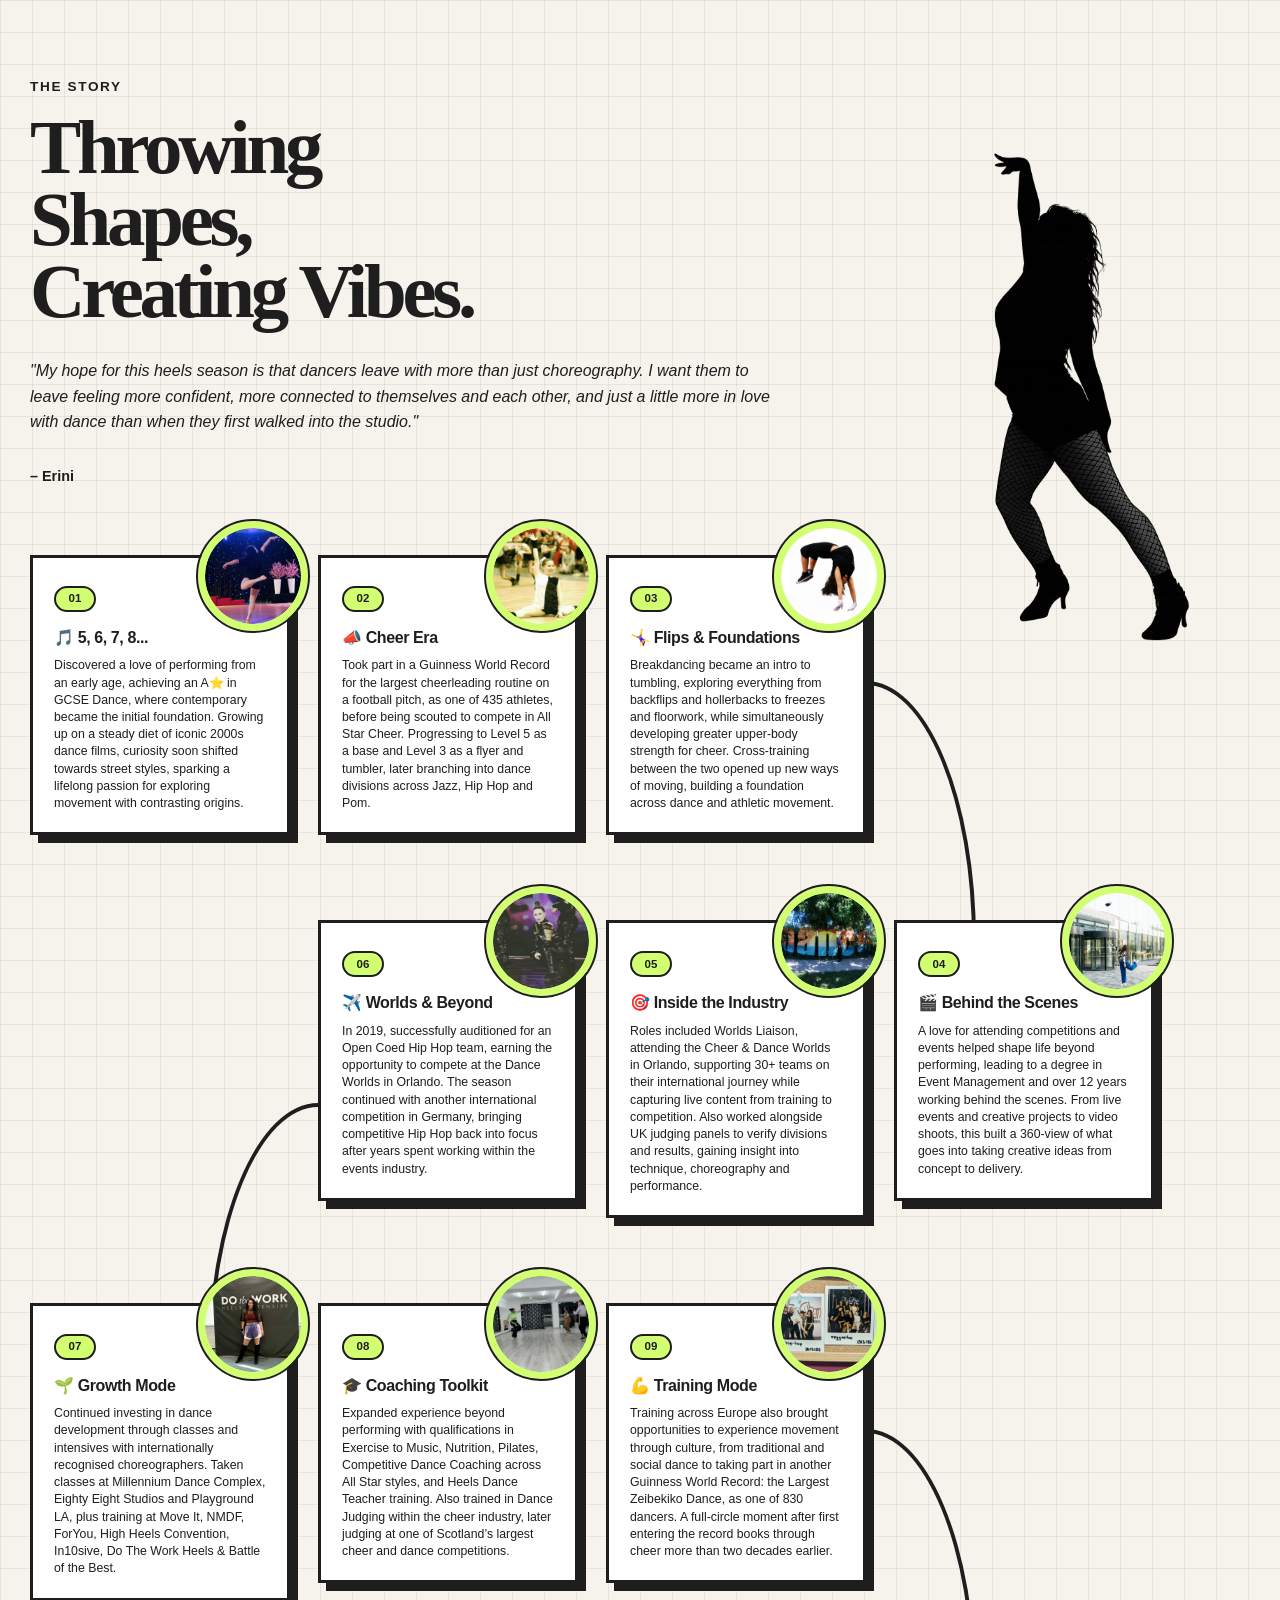
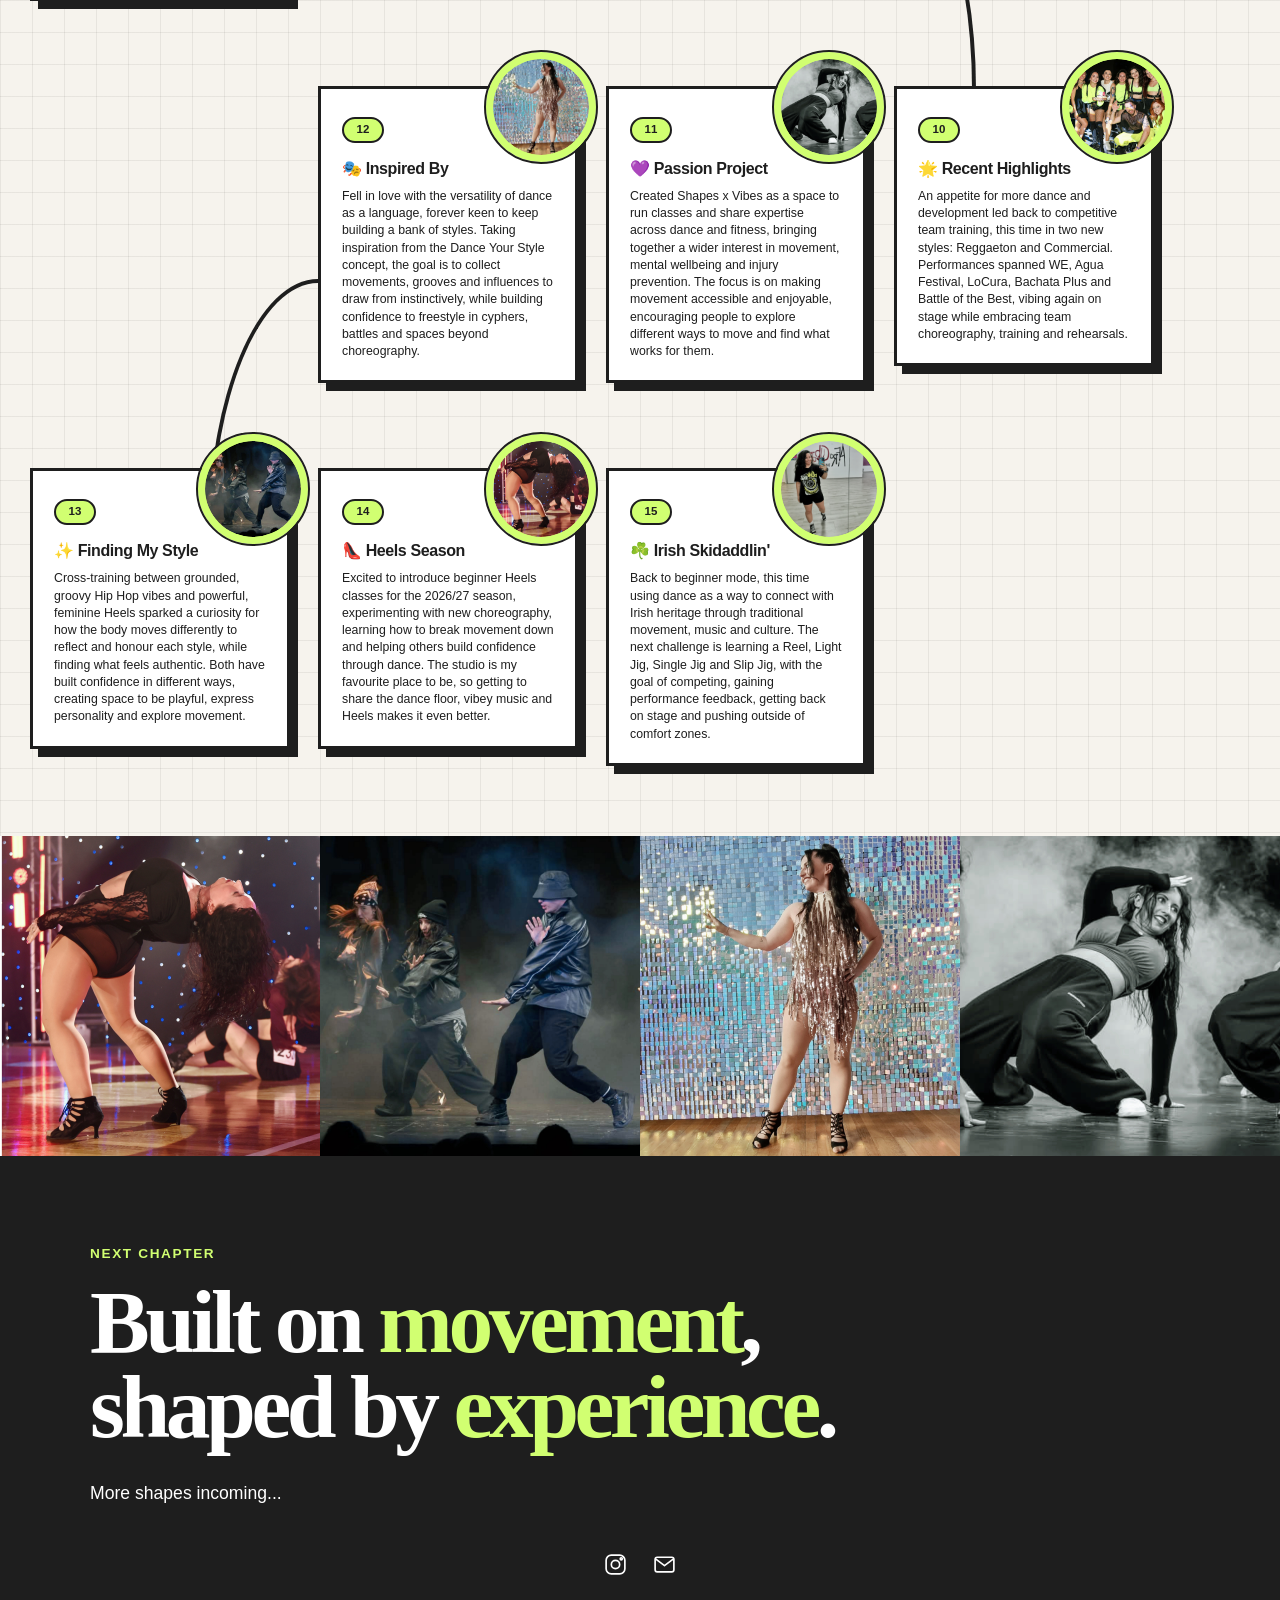
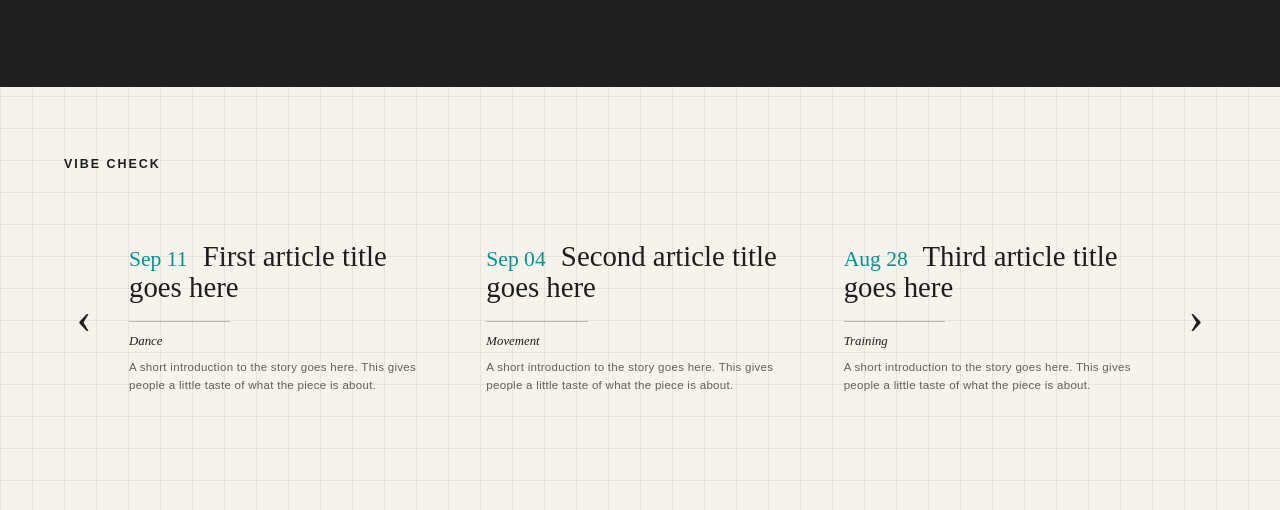
<file: index.html>
<!DOCTYPE html>
<html lang="en">

<head>
  <meta charset="UTF-8">
  <meta name="viewport" content="width=device-width, initial-scale=1.0">

  <title>Shapes x Vibes</title>

  <link rel="stylesheet" href="style.css?v=76">
</head>

<body>

<section class="story-section" id="story">
  <div class="story-container">

    <div class="story-top">

      <!-- Top-left introduction -->
      <div class="story-intro">
        <p class="story-eyebrow">The Story</p>

        <h2>
  Throwing<br>
  Shapes,<br>
  Creating Vibes.
</h2>

        <p class="story-quote">
  "My hope for this heels season is that dancers leave with more than just
  choreography. I want them to leave feeling more confident, more connected
  to themselves and each other, and just a little more in love with dance
  than when they first walked into the studio."
</p><br>
        <p class="story-quote-name">– Erini</p>

</div>
<!-- End story-intro -->

<div class="story-feature-image">
  <img
    src="assets/Silo.png"
    alt="Dancer silhouette"
  >
</div>
<!-- End story-feature-image -->

</div>
<!-- End story-top -->


  <div class="story-layout">
    
  <div class="story-grid">

  <article class="story-point story-point--1">
    <div class="story-image">
      <img src="assets/1. 5678.jpg" alt="Dance story image 1">
    </div>

    <div class="story-card">
      <span class="story-number">01</span>
      <h3>🎵 5, 6, 7, 8...</h3>
      <p>
        Discovered a love of performing from an early age, 
        achieving an A⭐ in GCSE Dance, where contemporary 
        became the initial foundation. Growing up on a steady 
        diet of iconic 2000s dance films, curiosity soon shifted 
        towards street styles, sparking a lifelong passion for 
        exploring movement with contrasting origins.
      </p>
    </div>
  </article>

  <article class="story-point story-point--2">
    <div class="story-image">
      <img src="assets/2. Cheer_era.jpg" alt="Dance story image 2">
    </div>

    <div class="story-card">
      <span class="story-number">02</span>
      <h3>📣 Cheer Era</h3>
      <p>
        Took part in a Guinness World Record for the largest 
        cheerleading routine on a football pitch, as one of 
        435 athletes, before being scouted to compete in All Star Cheer. 
        Progressing to Level 5 as a base and Level 3 as a flyer and 
        tumbler, later branching into dance divisions across Jazz, Hip Hop and Pom.
      </p>
    </div>
  </article>

 
 <article class="story-point story-point--3">
  <div class="card-connector card-connector--3-4" aria-hidden="true"></div>
    <div class="story-image">
      <img src="assets/3. Backflip.jpg" alt="Dance story image 3">
    </div>

    <div class="story-card">
      <span class="story-number">03</span>
      <h3>🤸‍♀️ Flips & Foundations</h3>
      <p>
        Breakdancing became an intro to tumbling, exploring 
        everything from backflips and hollerbacks to freezes and 
        floorwork, while simultaneously developing greater upper-body 
        strength for cheer. Cross-training between the two opened up 
        new ways of moving, building a foundation across dance 
        and athletic movement.
      </p>
    </div>
  </article>

  <!-- Existing cards 4–14 continue here -->

    <article class="story-point story-point--4">
      <div class="story-image">
        <img src="assets/4. Event .jpg" alt="Dance story image 4">
      </div>

      <div class="story-card">
        <span class="story-number">04</span>
        <h3>🎬 Behind the Scenes</h3>
        <p>
          A love for attending competitions and events helped shape 
          life beyond performing, leading to a degree in Event Management 
          and over 12 years working behind the scenes. From live events 
          and creative projects to video shoots, this built a 360-view 
          of what goes into taking creative ideas from concept to delivery.
        </p>
      </div>
    </article>

    <article class="story-point story-point--5">
      <div class="story-image">
        <img src="assets/5. Inside .jpg" alt="Dance story image 5">
      </div>

      <div class="story-card">
        <span class="story-number">05</span>
        <h3>🎯 Inside the Industry</h3>
        <p>
          Roles included Worlds Liaison, attending the Cheer & Dance Worlds 
          in Orlando, supporting 30+ teams on their international journey 
          while capturing live content from training to competition. Also worked 
          alongside UK judging panels to verify divisions and results, gaining 
          insight into technique, choreography and performance.
        </p>
      </div>
    </article>

    <article class="story-point story-point--6">
      <div class="card-connector card-connector--6-7" aria-hidden="true"></div>
      <div class="story-image">
        <img src="assets/6. Worlds.jpg" alt="Dance story image 6">
      </div>

      <div class="story-card">
        <span class="story-number">06</span>
        <h3>✈️ Worlds & Beyond</h3>
        <p>
          In 2019, successfully auditioned for an Open Coed Hip Hop team, 
          earning the opportunity to compete at the Dance Worlds in Orlando. 
          The season continued with another international competition in Germany, 
          bringing competitive Hip Hop back into focus after years spent 
          working within the events industry.
        </p>
      </div>
    </article>

    <article class="story-point story-point--7">
      <div class="story-image">
        <img src="assets/7. Growth.jpg" alt="Dance story image 7">
      </div>

      <div class="story-card">
        <span class="story-number">07</span>
        <h3>🌱 Growth Mode</h3>
        <p>
          Continued investing in dance development through classes 
          and intensives with internationally recognised choreographers. 
          Taken classes at Millennium Dance Complex, Eighty Eight Studios 
          and Playground LA, plus training at Move It, NMDF, ForYou, 
          High Heels Convention, In10sive, Do The Work Heels 
          & Battle of the Best.
        </p>
      </div>
    </article>

    <article class="story-point story-point--8">
      <div class="story-image">
        <img src="assets/8. ETM.jpg" alt="Dance story image 8">
      </div>

      <div class="story-card">
        <span class="story-number">08</span>
        <h3>🎓 Coaching Toolkit</h3>
        <p>
          Expanded experience beyond performing with qualifications 
          in Exercise to Music, Nutrition, Pilates, Competitive Dance Coaching 
          across All Star styles, and Heels Dance Teacher training. Also trained in 
          Dance Judging within the cheer industry, later judging at one of 
          Scotland’s largest cheer and dance competitions.
        </p>
      </div>
    </article>

    <article class="story-point story-point--9">
      <div class="card-connector card-connector--9-10" aria-hidden="true"></div>
      <div class="story-image">
        <img src="assets/9. Training.jpg" alt="Dance story image 9">
      </div>

      <div class="story-card">
        <span class="story-number">09</span>
        <h3>💪 Training Mode</h3>
        <p>
          Training across Europe also brought opportunities to experience movement 
          through culture, from traditional and social dance to taking part in 
          another Guinness World Record: the Largest Zeibekiko Dance, as one of 
          830 dancers. A full-circle moment after first entering the record books 
          through cheer more than two decades earlier.
        </p>
      </div>
    </article>

    <article class="story-point story-point--10">
      <div class="story-image">
        <img src="assets/10. Moverse.jpg" alt="Dance story image 10">
      </div>

      <div class="story-card">
        <span class="story-number">10</span>
        <h3>🌟 Recent Highlights</h3>
        <p>
          An appetite for more dance and development led back to competitive 
          team training, this time in two new styles: Reggaeton and Commercial. 
          Performances spanned WE, Agua Festival, LoCura, Bachata Plus and 
          Battle of the Best, vibing again on stage while embracing team 
          choreography, training and rehearsals.
        </p>
      </div>
    </article>

    <article class="story-point story-point--11">
      <div class="story-image">
        <img src="assets/11. Shapes.jpg" alt="Dance story image 11">
      </div>

      <div class="story-card">
        <span class="story-number">11</span>
        <h3>💜 Passion Project</h3>
        <p>
          Created Shapes x Vibes as a space to run classes and share expertise 
          across dance and fitness, bringing together a wider interest in movement, 
          mental wellbeing and injury prevention. The focus is on making movement 
          accessible and enjoyable, encouraging people to explore different ways to 
          move and find what works for them.
        </p>
      </div>
    </article>

    <article class="story-point story-point--12">
      <div class="card-connector card-connector--12-13" aria-hidden="true"></div>
      <div class="story-image">
        <img src="assets/12. Salsa.jpg" alt="Dance story image 12">
      </div>

      <div class="story-card">
        <span class="story-number">12</span>
        <h3>🎭 Inspired By</h3>
        <p>
          Fell in love with the versatility of dance as a language, 
          forever keen to keep building a bank of styles. Taking inspiration 
          from the Dance Your Style concept, the goal is to collect movements, 
          grooves and influences to draw from instinctively, while building 
          confidence to freestyle in cyphers, battles and spaces beyond choreography.
        </p>
      </div>
    </article>

    <article class="story-point story-point--13">
      <div class="story-image">
        <img src="assets/13. HipHop.jpg" alt="Dance story image 13">
      </div>

      <div class="story-card">
        <span class="story-number">13</span>
        <h3>✨ Finding My Style</h3>
        <p>
          Cross-training between grounded, groovy Hip Hop vibes and 
          powerful, feminine Heels sparked a curiosity for how the 
          body moves differently to reflect and honour each style, 
          while finding what feels authentic. Both have built confidence 
          in different ways, creating space to be playful, express 
          personality and explore movement.
        </p>
      </div>
    </article>

    <article class="story-point story-point--14">
      <div class="story-image">
        <img src="assets/14.Heels.jpg" alt="Dance story image 14">
      </div>

      <div class="story-card">
        <span class="story-number">14</span>
        <h3>👠 Heels Season</h3>
        <p>
          Excited to introduce beginner Heels classes for the 2026/27 season, 
          experimenting with new choreography, learning how to break movement 
          down and helping others build confidence through dance. The studio 
          is my favourite place to be, so getting to share the dance floor, 
          vibey music and Heels makes it even better.
        </p>
      </div>
    </article>

    <article class="story-point story-point--15">
  <div class="story-image">
    <img src="assets/15. Irish.jpg" alt="Dance story image 15">
  </div>

  <div class="story-card">
    <span class="story-number">15</span>
    <h3>☘️ Irish Skidaddlin'</h3>
    <p>
      Back to beginner mode, this time using dance as a way to 
      connect with Irish heritage through traditional movement, 
      music and culture. The next challenge is learning a Reel, 
      Light Jig, Single Jig and Slip Jig, with the goal of 
      competing, gaining performance feedback, getting back on 
      stage and pushing outside of comfort zones. 
    </p>
  </div>
</article>

  </div>
  <!-- End story-grid -->

    </div>
<!-- End story-layout -->

</div>
<!-- End story-container -->

</section>

  <section class="image-strip">

  <div class="image-strip-item">
    <img src="assets/14.Heels.jpg" alt="">
  </div>

  <div class="image-strip-item">
    <img src="assets/13. HipHop.jpg" alt="">
  </div>

  <div class="image-strip-item">
    <img src="assets/12. Salsa.jpg" alt="">
  </div>

  <div class="image-strip-item">
    <img src="assets/11. Shapes.jpg" alt="">
  </div>

</section>

  <section class="story-cta">

  <div class="story-cta-inner">
    <p class="story-cta-eyebrow">NEXT CHAPTER</p>

    <h2>
      Built on <span>movement</span>, shaped by <span>experience</span>.
    </h2>

    <p class="story-cta-copy">
      More shapes incoming...
    </p>
  </div>

      <!-- SOCIAL LINKS -->
<section class="social-links">

  <a href="https://www.instagram.com/shapesxvibes/"
     target="_blank"
     rel="noopener noreferrer"
     aria-label="Instagram">

    <svg viewBox="0 0 24 24" aria-hidden="true">
      <rect x="3" y="3" width="18" height="18" rx="5"></rect>
      <circle cx="12" cy="12" r="4"></circle>
      <circle cx="17.5" cy="6.5" r="1"></circle>
    </svg>

  </a>

  <a href="mailto:YOUR@EMAIL.COM"
     aria-label="Email">

    <svg viewBox="0 0 24 24" aria-hidden="true">
      <rect x="3" y="5" width="18" height="14" rx="2"></rect>
      <path d="M4 7l8 6 8-6"></path>
    </svg>

  </a>

</section>

</section>





<!-- =========================================================
VIBE CHECK
========================================================= -->

<!-- =========================================================
VIBE CHECK
========================================================= -->

<section class="vibe-check">

  <div class="vibe-check-header">
    <h2>VIBE CHECK</h2>
  </div>

  <div class="vibe-carousel">

    <button
      class="vibe-arrow vibe-prev"
      type="button"
      aria-label="Previous stories">
      ‹
    </button>

    <div class="vibe-carousel-window">

      <div class="vibe-track">

        <!-- STORY 1 -->
        <article class="vibe-article">

          <h3>
  <a href="first-vibe-check.html">
    <span class="vibe-date">Sep 11</span>
    First article title goes here
  </a>
</h3>

          <div class="vibe-line"></div>

          <p class="vibe-keyword">Dance</p>

          <p class="vibe-description">
            A short introduction to the story goes here. This gives people a little taste of what the piece is about.
          </p>

        </article>


        <!-- STORY 2 -->
        <article class="vibe-article">

          <h3>
            <span class="vibe-date">Sep 04</span>
            Second article title goes here
          </h3>

          <div class="vibe-line"></div>

          <p class="vibe-keyword">Movement</p>

          <p class="vibe-description">
            A short introduction to the story goes here. This gives people a little taste of what the piece is about.
          </p>

        </article>


        <!-- STORY 3 -->
        <article class="vibe-article">

          <h3>
            <span class="vibe-date">Aug 28</span>
            Third article title goes here
          </h3>

          <div class="vibe-line"></div>

          <p class="vibe-keyword">Training</p>

          <p class="vibe-description">
            A short introduction to the story goes here. This gives people a little taste of what the piece is about.
          </p>

        </article>

      </div>

    </div>

    <button
      class="vibe-arrow vibe-next"
      type="button"
      aria-label="Next stories">
      ›
    </button>

  </div>

</section>

  <script>
  const vibeTrack = document.querySelector('.vibe-track');
  const vibePrev = document.querySelector('.vibe-prev');
  const vibeNext = document.querySelector('.vibe-next');

  if (vibeTrack && vibePrev && vibeNext) {

    function getVibeScrollAmount() {
      const story = vibeTrack.querySelector('.vibe-article');

      if (!story) return 0;

      const styles = window.getComputedStyle(vibeTrack);
      const gap = parseFloat(styles.columnGap || styles.gap) || 0;

      return story.getBoundingClientRect().width + gap;
    }

    vibeNext.addEventListener('click', function () {
      vibeTrack.scrollBy({
        left: getVibeScrollAmount(),
        behavior: 'smooth'
      });
    });

    vibePrev.addEventListener('click', function () {
      vibeTrack.scrollBy({
        left: -getVibeScrollAmount(),
        behavior: 'smooth'
      });
    });

  }
</script>
</file>
<file: style.css>
/* =========================================================
   GLOBAL SETTINGS
========================================================= */

* {
  box-sizing: border-box;
}

html,
body {
  margin: 0;
  padding: 0;
  min-height: 100%;
}

html {
  background-color: #f6f3ed;

  background-image:
    linear-gradient(
      rgba(30, 30, 30, 0.07) 1px,
      transparent 1px
    ),
    linear-gradient(
      90deg,
      rgba(30, 30, 30, 0.07) 1px,
      transparent 1px
    );

  background-size: 32px 32px;
}

body {
  background: transparent;
  color: #1e1e1e;
  font-family: Arial, sans-serif;
}


/* =========================================================
   STORY SECTION
========================================================= */

.story-section {
  --story-dark: #1e1e1e;
  --story-cream: #f6f3ed;
  --story-lime: #d1ff71;
  --story-teal: #069093;
  --story-purple: #9192ff;

  min-height: 100vh;

  padding: 80px 30px 70px;

  overflow: hidden;

  background: transparent;
  color: var(--story-dark);
}

.story-container {
  width: min(1320px, 100%);
  margin: 0 auto;
}


/* =========================================================
   TOP STORY AREA

   Text stays in normal flow.
   Silhouette floats independently in top-right.
========================================================= */

.story-top {
  position: relative;

  display: block;

  min-height: 620px;

  margin-bottom: 35px;
}


/* =========================================================
   INTRODUCTION
========================================================= */

.story-intro {
  position: relative;
  z-index: 2;

  width: calc(100% - 440px);
  max-width: 790px;

  margin: 0;
}

.story-eyebrow {
  margin: 0 0 18px;

  font-size: 0.85rem;
  font-weight: 800;

  letter-spacing: 0.12em;
  line-height: 1;

  text-transform: uppercase;
}

.story-intro h2 {
  margin: 0;

  font-family: Georgia, "Times New Roman", serif;

  font-size: clamp(4.7rem, 6vw, 6rem);
  font-weight: 700;

  letter-spacing: -0.055em;
  line-height: 0.94;

  /*
    Only the <br> elements are allowed
    to create new lines.
  */
  white-space: nowrap;
}

.story-quote {
  max-width: 760px;

  margin: 30px 0 0;

  font-size: clamp(1rem, 1.2vw, 1.2rem);
  font-style: italic;

  line-height: 1.6;
}

.story-quote-name {
  margin: 16px 0 0;

  font-size: 0.9rem;
  font-weight: 900;
  font-style: normal;

  line-height: 1;
}


/* =========================================================
   TOP SILHOUETTE

   Decorative element:
   does NOT affect document height.
========================================================= */

.story-feature-image {
  position: absolute;
  z-index: 1;

  top: 25px;
  right: 0;

  display: block;

  width: clamp(300px, 28vw, 420px);
  height: auto;
  min-height: 0;

  pointer-events: none;
}

.story-feature-image img {
  display: block;

  width: 100%;
  height: auto;

  object-fit: contain;
  object-position: center top;
}


/* =========================================================
   STORY LAYOUT
========================================================= */

.story-layout {
  position: relative;

  margin-top: 15px;
}


/* =========================================================
   STAGGERED DESKTOP STORY GRID
========================================================= */

.story-grid {
  display: grid;

  grid-template-columns: repeat(7, 260px);

  justify-content: start;
  align-items: start;

  width: 100%;

  /*
    Cards intentionally rise into the top composition.
    Silhouette can therefore visually sit behind this area.
  */
  margin-top: -180px;

  column-gap: 28px;
  row-gap: 85px;
}


/* =========================================================
   DESKTOP CARD POSITIONS
========================================================= */

/* Row 1 */

.story-point--1 {
  grid-column: 1;
  grid-row: 1;
}

.story-point--2 {
  grid-column: 2;
  grid-row: 1;
}

.story-point--3 {
  grid-column: 3;
  grid-row: 1;
}


/* Row 2 */

.story-point--6 {
  grid-column: 2;
  grid-row: 2;
}

.story-point--5 {
  grid-column: 3;
  grid-row: 2;
}

.story-point--4 {
  grid-column: 4;
  grid-row: 2;
}


/* Row 3 */

.story-point--7 {
  grid-column: 1;
  grid-row: 3;
}

.story-point--8 {
  grid-column: 2;
  grid-row: 3;
}

.story-point--9 {
  grid-column: 3;
  grid-row: 3;
}


/* Row 4 */

.story-point--12 {
  grid-column: 2;
  grid-row: 4;
}

.story-point--11 {
  grid-column: 3;
  grid-row: 4;
}

.story-point--10 {
  grid-column: 4;
  grid-row: 4;
}


/* Row 5 */

.story-point--13 {
  grid-column: 1;
  grid-row: 5;
}

.story-point--14 {
  grid-column: 2;
  grid-row: 5;
}

.story-point--15 {
  grid-column: 3;
  grid-row: 5;
}


/* =========================================================
   STORY POINT
========================================================= */

.story-point {
  position: relative;
  z-index: 2;

  width: 260px;
  min-width: 260px;
  max-width: 260px;

  margin: 0;

  justify-self: start;
}


/* =========================================================
   CARD CONNECTORS
========================================================= */

.card-connector {
  position: absolute;
  z-index: 0;

  pointer-events: none;
}


/* RIGHT-HAND CONNECTORS */

.card-connector--3-4,
.card-connector--9-10 {
  top: 45%;
  right: -110px;

  width: 110px;
  height: 260px;
}

.card-connector--3-4::after,
.card-connector--9-10::after {
  content: "";

  position: absolute;
  inset: 0;

  border-top: 4px solid var(--story-dark);
  border-right: 4px solid var(--story-dark);

  border-radius: 0 100% 0 0;
}


/* LEFT-HAND CONNECTORS */

.card-connector--6-7,
.card-connector--12-13 {
  top: 65%;
  left: -110px;

  width: 110px;
  height: 260px;
}

.card-connector--6-7::after,
.card-connector--12-13::after {
  content: "";

  position: absolute;
  inset: 0;

  border-top: 4px solid var(--story-dark);
  border-left: 4px solid var(--story-dark);

  border-radius: 100% 0 0 0;
}


/* =========================================================
   STORY CARD
========================================================= */

.story-card {
  position: relative;
  z-index: 2;

  display: block;

  width: 100%;
  min-height: 280px;

  padding: 28px 21px 20px;

  overflow: hidden;

  border: 3px solid var(--story-dark);

  background: #ffffff;
  color: var(--story-dark);

  box-shadow: 8px 8px 0 var(--story-dark);

  transition:
    transform 200ms ease,
    box-shadow 200ms ease;
}

.story-point:hover .story-card {
  transform: translateY(-4px);

  box-shadow: 11px 11px 0 var(--story-dark);
}


/* =========================================================
   CIRCULAR STORY IMAGE
========================================================= */

.story-image {
  position: absolute;
  z-index: 5;

  top: -34px;
  right: -18px;

  width: 110px;

  aspect-ratio: 1;

  overflow: hidden;

  border: 7px solid var(--story-lime);
  border-radius: 50%;

  outline: 2px solid var(--story-dark);

  background: var(--story-lime);

  transition:
    transform 200ms ease,
    box-shadow 200ms ease;
}

.story-image img {
  display: block;

  width: 100%;
  height: 100%;

  object-fit: cover;

  border-radius: 50%;
}

.story-point:hover .story-image {
  transform: translateY(-5px) rotate(-3deg);

  box-shadow: 6px 6px 0 var(--story-dark);
}


/* =========================================================
   STORY NUMBER
========================================================= */

.story-number {
  display: inline-flex;

  align-items: center;
  justify-content: center;

  min-width: 42px;
  min-height: 26px;

  margin-bottom: 17px;
  padding: 4px 10px;

  border: 2px solid var(--story-dark);
  border-radius: 999px;

  background: var(--story-lime);
  color: var(--story-dark);

  font-size: 0.72rem;
  font-weight: 900;

  line-height: 1;
}


/* =========================================================
   CARD TEXT
========================================================= */

.story-card h3 {
  max-width: calc(100% - 28px);

  margin: 0 0 11px;

  font-size: 1rem;
  font-weight: 900;

  letter-spacing: -0.025em;
  line-height: 1.08;
}

.story-card p {
  margin: 0;

  font-size: 0.77rem;

  line-height: 1.4;
}


/* =========================================================
   OPTIONAL ACCENT CARDS
========================================================= */

.story-point--dark .story-card {
  background: var(--story-dark);
  color: var(--story-cream);
}

.story-point--dark .story-card h3,
.story-point--dark .story-card p {
  color: var(--story-cream);
}

.story-point--lime .story-card {
  background: var(--story-lime);
}

.story-point--lime .story-number {
  background: var(--story-cream);
}

.story-point--purple .story-card {
  background: var(--story-purple);
}

.story-point--teal .story-card {
  background: var(--story-teal);
  color: var(--story-cream);
}

.story-point--teal .story-card h3,
.story-point--teal .story-card p {
  color: var(--story-cream);
}


/* =========================================================
   MEDIUM DESKTOP / TABLET
   1180px AND BELOW

   Silhouette remains top-right.
   Text width and image size reduce smoothly.
========================================================= */

@media (max-width: 1180px) {

  .story-section {
    padding: 70px 24px 100px;
  }

  .story-top {
    min-height: clamp(500px, 48vw, 570px);

    margin-bottom: 20px;
  }

  .story-intro {
    width: calc(100% - clamp(260px, 31vw, 360px));
    max-width: 720px;
  }

  .story-intro h2 {
    font-size: clamp(4rem, 7.2vw, 5.3rem);
  }

  .story-feature-image {
    top: 20px;

    width: clamp(240px, 28vw, 330px);
  }


  /* ---------------------------------------------------------
     STANDARD RESPONSIVE CARD GRID

     No hard-coded 3 -> 2 jump.
     Browser fits as many 260px cards as genuinely fit.
  --------------------------------------------------------- */

  .story-grid {
    grid-template-columns:
      repeat(auto-fit, minmax(260px, 260px));

    justify-content: center;

    width: min(880px, 100%);

    margin:
      clamp(-135px, -10vw, -90px)
      auto
      0;

    column-gap: clamp(20px, 3vw, 32px);
    row-gap: 80px;
  }

  .story-point,
  .story-point--1,
  .story-point--2,
  .story-point--3,
  .story-point--4,
  .story-point--5,
  .story-point--6,
  .story-point--7,
  .story-point--8,
  .story-point--9,
  .story-point--10,
  .story-point--11,
  .story-point--12,
  .story-point--13,
  .story-point--14,
  .story-point--15 {
    grid-column: auto;
    grid-row: auto;

    width: 260px;
    min-width: 260px;
    max-width: 260px;

    margin: 0;

    justify-self: center;
  }

  .card-connector {
    display: none;
  }
}


/* =========================================================
   NARROW TABLET
   900px AND BELOW
========================================================= */

@media (max-width: 900px) {

  .story-top {
    min-height: 520px;
  }

  .story-intro {
    width: calc(100% - clamp(200px, 28vw, 250px));
  }

  .story-intro h2 {
    font-size: clamp(3.6rem, 8.3vw, 4.6rem);
  }

  .story-quote {
    font-size: 1rem;
  }

  .story-feature-image {
    top: 20px;

    width: clamp(180px, 25vw, 225px);
  }

  .story-grid {
    width: min(580px, 100%);

    margin-top: -90px;
  }
}


/* =========================================================
   SMALL TABLET
   700px AND BELOW
========================================================= */

@media (max-width: 700px) {

  .story-section {
    padding: 55px 20px 85px;
  }

  .story-top {
    min-height: 500px;
  }

  .story-intro {
    /*
      Still reserve a smaller right-hand lane
      for the silhouette.
    */
    width: calc(100% - clamp(130px, 25vw, 175px));
  }

  .story-intro h2 {
    font-size: clamp(3.3rem, 9.5vw, 4rem);
  }

  .story-quote {
    /*
      Quote is allowed to extend farther right
      because silhouette is mostly above it.
    */
    width: calc(100vw - 40px);
    max-width: 620px;

    font-size: 0.98rem;
  }

  .story-feature-image {
    top: 10px;
    right: 0;

    width: clamp(125px, 23vw, 160px);
  }

  .story-grid {
    margin-top: -65px;
  }
}

.vibe-carousel {
  gap: 10px;
}

.vibe-check-grid {
  gap: 25px;
}

.vibe-article {
  flex: 0 0 100%;
}

.vibe-arrow {
  font-size: 2.2rem;
}


/* =========================================================
   MOBILE
   520px AND BELOW

   IMPORTANT:
   Silhouette STILL stays top-right.
   It does NOT move between Erini and card 01.
========================================================= */

@media (max-width: 520px) {

  .story-section {
    padding: 30px 18px 70px;
  }

  .story-container {
    width: 100%;
  }

  .story-top {
    /*
      Height comes primarily from the text.
      Silhouette remains floating.
    */
    min-height: 0;

    margin-bottom: 45px;
  }

  .story-intro {
    width: 100%;
    max-width: none;
  }

  .story-eyebrow {
    margin-bottom: 14px;

    font-size: 0.75rem;
  }

  .story-intro h2 {
    /*
      Three lines always:
      Throwing
      Shapes,
      Creating Vibes.
    */
    width: calc(100% - clamp(75px, 20vw, 100px));

    font-size: clamp(2.8rem, 13vw, 4rem);

    line-height: 0.91;

    white-space: nowrap;
  }

  .story-quote {
    width: calc(100% - 8px);
    max-width: none;

    margin-top: 28px;

    font-size: clamp(0.9rem, 3.6vw, 1rem);

    line-height: 1.6;
  }

  .story-quote-name {
    margin-top: 16px;
  }


  /* ---------------------------------------------------------
     PHONE SILHOUETTE

     Small, top-right, same visual concept as screenshot 8.
  --------------------------------------------------------- */

  .story-feature-image {
    position: absolute;

    top: 12px;
    right: -3px;

    width: clamp(70px, 20vw, 100px);

    height: auto;
    min-height: 0;
  }

  .story-feature-image img {
    width: 100%;
    height: auto;

    max-height: none;
  }


  /* ---------------------------------------------------------
     SINGLE COLUMN CARDS
  --------------------------------------------------------- */

  .story-layout {
    margin-top: 0;
  }

  .story-grid {
    display: grid;

    grid-template-columns: minmax(0, 320px);

    justify-content: center;

    width: 100%;

    margin: 0 auto;

    column-gap: 0;
    row-gap: 76px;
  }

  .story-point,
  .story-point--1,
  .story-point--2,
  .story-point--3,
  .story-point--4,
  .story-point--5,
  .story-point--6,
  .story-point--7,
  .story-point--8,
  .story-point--9,
  .story-point--10,
  .story-point--11,
  .story-point--12,
  .story-point--13,
  .story-point--14,
  .story-point--15 {
    grid-column: 1;
    grid-row: auto;

    width: 100%;
    min-width: 0;
    max-width: 320px;

    margin: 0;

    justify-self: center;
  }

  .story-card {
    min-height: 250px;
  }
}


/* =========================================================
   VERY SMALL PHONES
   390px AND BELOW
========================================================= */

@media (max-width: 390px) {

  .story-section {
    padding-left: 15px;
    padding-right: 15px;
  }

  .story-intro h2 {
    width: calc(100% - 68px);

    font-size: clamp(2.55rem, 13vw, 3.25rem);
  }

  .story-feature-image {
    top: 15px;
    right: -2px;

    width: clamp(62px, 19vw, 78px);
  }

  .story-quote {
    width: 100%;

    font-size: 0.9rem;
  }
}


/* =========================================================
   FULL-WIDTH IMAGE STRIP
========================================================= */

.image-strip {
  display: grid;

  grid-template-columns: repeat(4, 1fr);

  width: 100vw;

  margin: 0;
  padding: 0;

  gap: 0;
}

.image-strip-item {
  height: clamp(180px, 25vw, 420px);

  overflow: hidden;
}

.image-strip-item img {
  display: block;

  width: 100%;
  height: 100%;

  object-fit: cover;
  object-position: center 20%;
}


/* =========================================================
   BLACK CTA SECTION
========================================================= */

.story-cta {
  padding: 90px 30px 110px;

  background: #1e1e1e;
  color: #ffffff;
}

.story-cta-inner {
  width: min(1100px, 100%);

  margin: 0 auto;
}

.story-cta-eyebrow {
  margin: 0 0 18px;

  color: #d1ff71;

  font-size: 0.85rem;
  font-weight: 900;

  letter-spacing: 0.12em;
  text-transform: uppercase;
}

.story-cta h2 {
  max-width: 900px;

  margin: 0;

  font-family: Georgia, "Times New Roman", serif;

  font-size: clamp(3rem, 7vw, 6.5rem);

  letter-spacing: -0.05em;
  line-height: 0.95;
}

.story-cta h2 span {
  color: #d1ff71;
}

.story-cta-copy {
  max-width: 650px;

  margin: 30px 0 0;

  font-size: 1.1rem;

  line-height: 1.6;
}

/* =========================================================
SOCIAL LINKS
========================================================= */

.social-links {
  display: flex;
  justify-content: center;
  align-items: center;
  gap: 24px;
  padding: 45px 20px 0;
}

.social-links a {
  display: flex;
  align-items: center;
  justify-content: center;
  color: #ffffff;
  text-decoration: none;
  transition: transform 0.2s ease, opacity 0.2s ease;
}

.social-links svg {
  width: 25px;
  height: 25px;
  fill: none;
  stroke: currentColor;
  stroke-width: 1.6;
  stroke-linecap: round;
  stroke-linejoin: round;
}

.social-links a:hover {
  transform: translateY(-2px);
  opacity: 0.6;
}

/* =========================================================
VIBE CHECK
========================================================= */

.vibe-check {
  padding: 70px 5vw 100px;
  background: transparent;
  color: #1e1e1e;
}


/* HEADER */

.vibe-check-header {
  width: min(1320px, 100%);
  margin: 0 auto 55px;
}

.vibe-check-header h2 {
  margin: 0;

  font-size: 0.78rem;
  font-weight: 800;
  letter-spacing: 0.16em;
  text-transform: uppercase;
}


/* CAROUSEL WRAPPER */

.vibe-carousel {
  width: min(1500px, 100%);
  margin: 0 auto;

  display: grid;
  grid-template-columns: 40px minmax(0, 1fr) 40px;

  align-items: center;
  column-gap: 25px;
}


/* WINDOW */

.vibe-carousel-window {
  width: 100%;
  min-width: 0;

  overflow: hidden;
}


/* STORY TRACK */

.vibe-track {
  width: 100%;

  display: grid;
  grid-auto-flow: column;

  grid-auto-columns: calc((100% - 100px) / 3);

  gap: 50px;

  overflow-x: auto;
  overflow-y: visible;

  scroll-behavior: smooth;
  scroll-snap-type: x mandatory;

  scrollbar-width: none;
}

.vibe-track::-webkit-scrollbar {
  display: none;
}


/* STORY */

.vibe-article {
  width: 100%;
  min-width: 0;

  padding: 15px 0;

  scroll-snap-align: start;

  transition:
    transform 0.25s ease,
    opacity 0.25s ease;
}

.vibe-article:hover {
  transform: translateY(-7px);
}


/* TITLE */

.vibe-article h3 {
  margin: 0 0 18px;

  font-family: Georgia, "Times New Roman", serif;
  font-size: clamp(1.55rem, 2.25vw, 2.8rem);
  font-weight: 400;

  line-height: 1.08;
}


/* DATE */

.vibe-date {
  display: inline;

  margin-right: 8px;

  font-family: Georgia, "Times New Roman", serif;
  font-size: 0.75em;
  font-weight: 400;

  color: #069093;
}


/* SHORT LINE */

.vibe-line {
  width: 33%;
  height: 1px;

  margin: 0 0 12px;

  background: rgba(30, 30, 30, 0.28);
}


/* KEYWORD */

.vibe-keyword {
  margin: 0 0 10px;

  font-family: Georgia, "Times New Roman", serif;
  font-size: 0.8rem;
  font-style: italic;
}


/* BODY TEXT */

.vibe-description {
  margin: 0;

  max-width: 28rem;

  font-size: 0.72rem;
  line-height: 1.55;

  letter-spacing: 0.025em;

  opacity: 0.68;
}


/* ARROWS */

.vibe-arrow {
  border: 0;
  padding: 0;

  background: transparent;
  color: #1e1e1e;

  font-family: Georgia, "Times New Roman", serif;
  font-size: 2.8rem;
  font-weight: 400;
  line-height: 1;

  cursor: pointer;

  transition:
    transform 0.2s ease,
    opacity 0.2s ease;
}

.vibe-arrow:hover {
  transform: scale(1.15);
  opacity: 0.5;
}


/* MOBILE */

@media (max-width: 600px) {

  .vibe-check {
    padding: 55px 18px 75px;
  }

  .vibe-check-header {
    margin-bottom: 35px;
  }

  .vibe-carousel {
    grid-template-columns: 24px minmax(0, 1fr) 24px;
    column-gap: 8px;
  }

  .vibe-track {
    grid-auto-columns: 100%;
    gap: 25px;
  }

  .vibe-arrow {
    font-size: 2rem;
  }

}

/* =========================================================
BLOG POST
========================================================= */

.blog-post {
  min-height: 100vh;
  padding: 100px 24px;
}

.blog-post-inner {
  width: min(760px, 100%);
  margin: 0 auto;
}

.blog-post-meta {
  margin: 0 0 22px;

  font-family: Georgia, "Times New Roman", serif;
  font-size: 1rem;

  color: #069093;
}

.blog-post h1 {
  margin: 0 0 30px;

  font-family: Georgia, "Times New Roman", serif;
  font-size: clamp(3rem, 7vw, 6.5rem);
  font-weight: 400;
  line-height: 0.95;
}

.blog-post-intro {
  margin: 0 0 55px;

  font-size: 1.2rem;
  line-height: 1.6;
}

.blog-post-body {
  font-size: 1rem;
  line-height: 1.8;
}

.blog-post-body p {
  margin: 0 0 24px;
}

.blog-post-body h2 {
  margin: 55px 0 20px;

  font-family: Georgia, "Times New Roman", serif;
  font-size: 2rem;
  font-weight: 400;
}

.blog-back-link {
  display: inline-block;
  margin-top: 60px;

  color: inherit;
  text-decoration: none;
  font-weight: 700;
}

.blog-back-link:hover {
  opacity: 0.55;
}

.vibe-article h3 a {
  color: inherit;
  text-decoration: none;
}
</file>
